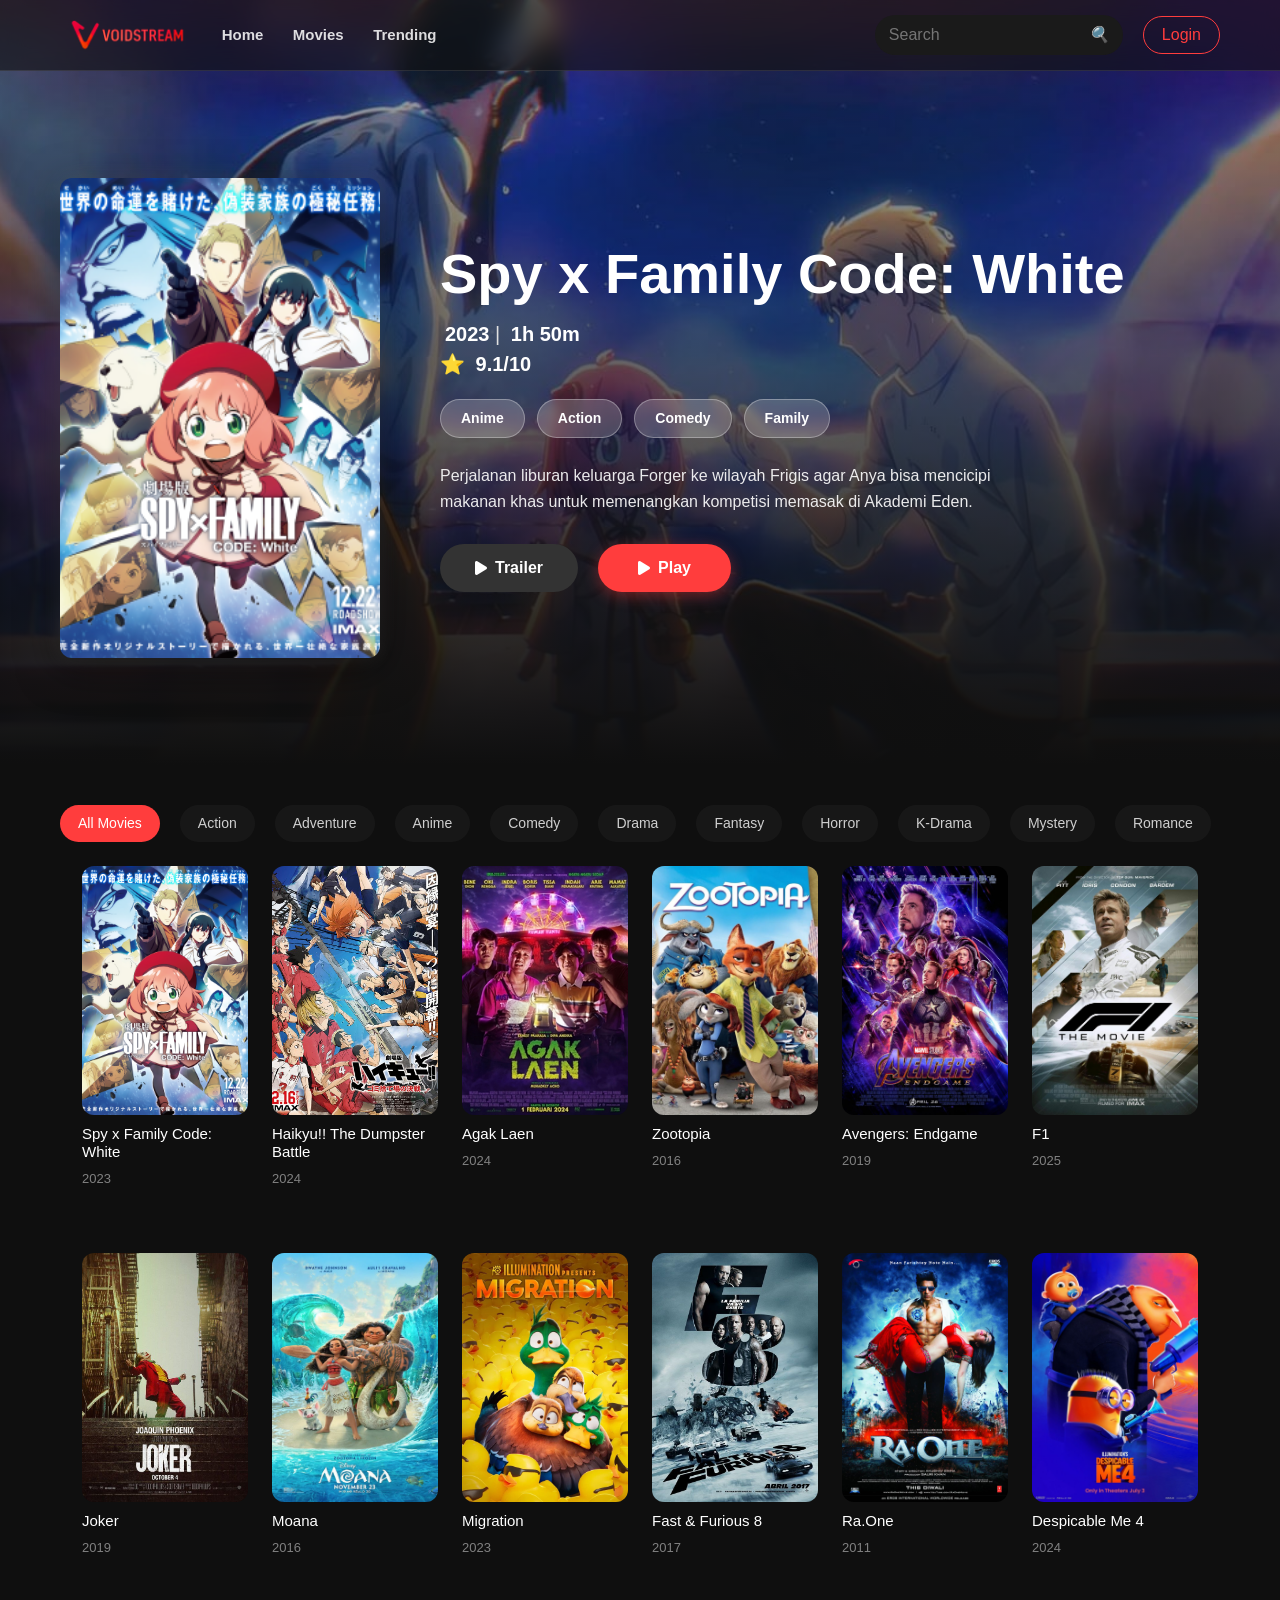
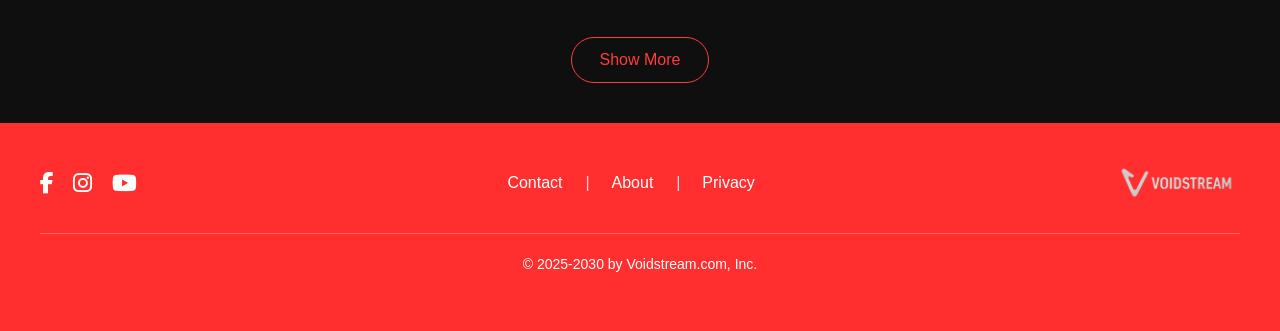
<file: index.html>
<!DOCTYPE html>
<html lang="id">
<head>
    <meta charset="UTF-8">
    <meta name="viewport" content="width=device-width, initial-scale=1.0">
    <title>VoidStream</title>
    <link href="https://cdn.jsdelivr.net/npm/bootstrap@5.3.3/dist/css/bootstrap.min.css" rel="stylesheet">
    <link rel="stylesheet" href="style.css">
    <link rel="stylesheet" href="https://cdnjs.cloudflare.com/ajax/libs/font-awesome/6.5.0/css/all.min.css">
    <script src="script.js" defer></script>
</head>

<body>

    <!-- NAVBAR -->
    <header class="navbar">
        <div class="nav-left">
            <img src="./Asset/Logo/VoidstreamLogo.png" alt="VoidStream" class="logo">
            <nav class="nav-menu">
                <a href="index.html">Home</a>
                <a href="Pages/movies.html">Movies</a>
                <a href="TrendingPage/TrenIndex.html">Trending</a>
            </nav>
        </div>

        <div class="nav-right">
            <div class="search-box">
                <input type="text" placeholder="Search">
                <i class="search-icon">🔍</i>
            </div>
            <a href="./Tampilan_awal/Login.html" class="login-btn">Login</a>
        </div>
    </header>

<!--HERO SECTION-->
   <section class="hero" id="heroSection">
        
        <iframe 
            id="heroVideo" 
            class="hero-bg-video" 
            src="" 
            frameborder="0" 
            allow="autoplay; encrypted-media" 
            allowfullscreen>
        </iframe>

        <div class="hero-content">
            
            <div class="hero-poster">
                <img id="heroPoster" src="./Asset/PosterFilm/Spy_×_Family_Code_White_movie_poster.png" alt="Movie Poster">
            </div>

            <div class="hero-info">
                <h1 id="heroTitle">Spy x Family Code : White</h1>

                <p class="hero-meta">
                    <span id="heroYear">2023</span> | <span id="heroDuration">1h 50m</span> 
                    <br>
                    ⭐ <span id="heroRating">9.1/10</span>
                </p>

                <div class="genres" id="heroGenres">
                    <span>Anime</span>
                    <span>Action</span>
                    <span>Comedy</span>
                </div>

                <p class="hero-desc" id="heroDesc">
                    Setelah menerima perintah untuk digantikan dalam Operasi Strix,
                    Loid memutuskan untuk membantu Anya memenangkan kompetisi memasak...
                </p>

                <div class="hero-buttons">
                    <button id="btnTrailer" class="btn-outline">
                        <i class="fa fa-play"></i> Trailer
                    </button>
                    
                    <button id="btnPlay" class="btn-primary">
                        <i class="fa fa-play"></i> Play
                    </button>
                </div>
            </div>

        </div>
    </section>


    <!-- CATEGORY BAR -->
    <div class="category-bar">
        <span class="active">All Movies</span>
        <span>Action</span>
        <span>Adventure</span>
        <span>Anime</span>
        <span>Comedy</span>
        <span>Drama</span>
        <span>Fantasy</span>
        <span>Horror</span>
        <span>K-Drama</span>
        <span>Mystery</span>
        <span>Romance</span>
        <span>Slice of Life</span>
        <span>Sci-Fi</span>
        <span>Sport</span>
        <span>Thriller</span>
    </div>


    <!-- MOVIE GRID -->
    <section class="container mt-4"> 
        
        <div id="movieContainer" class="row g-4"> 
            </div>
        </section>

    <!-- SHOW MORE -->
    <div class="show-more">
    <button id="showMoreBtn">Show More</button> </div>


    <!-- FOOTER -->
  <footer class="footer">
        <div class="footer-container">

            <div class="footer-top">
                
                <div class="footer-social">
                    <a href="https://www.facebook.com/share/1HQ65jabMZ/"><i class="fab fa-facebook-f"></i></a>
                    <a href="https://www.instagram.com/rakhafauh?igsh=cW5pazk0M3NneXd0"><i class="fab fa-instagram"></i></a>
                    <a href="https://youtube.com/@delz_iz28?si=EopOclQbqb6E7bQf"><i class="fab fa-youtube"></i></a>
                </div>

                <ul class="footer-menu">
                    <li><a href="./Footer/contact.html">Contact</a></li>
                    <li><a href="./Footer/about.html">About</a></li>
                    <li><a href="./Footer/privacy.html">Privacy</a></li>
                </ul>

                <div class="footer-logo">
                    <img src="./Asset/Logo/VoidStreamLogo-White.png" alt="VoidStream">
                    </div>
            </div>

            <p class="footer-copy">© 2025-2030 by Voidstream.com, Inc.</p>

        </div>
    </footer>

    <div id="moviePlayerOverlay" class="movie-overlay">
        <button class="close-btn" id="closeBtn">
            <i class="fa fa-times"></i> Close Movie
        </button>
        <div class="video-container">
            <iframe 
                id="movieFrame"
                src="" 
                frameborder="0" 
                allow="autoplay; encrypted-media" 
                allowfullscreen>
            </iframe>
        </div>
    </div>

</body>
</html>
</file>
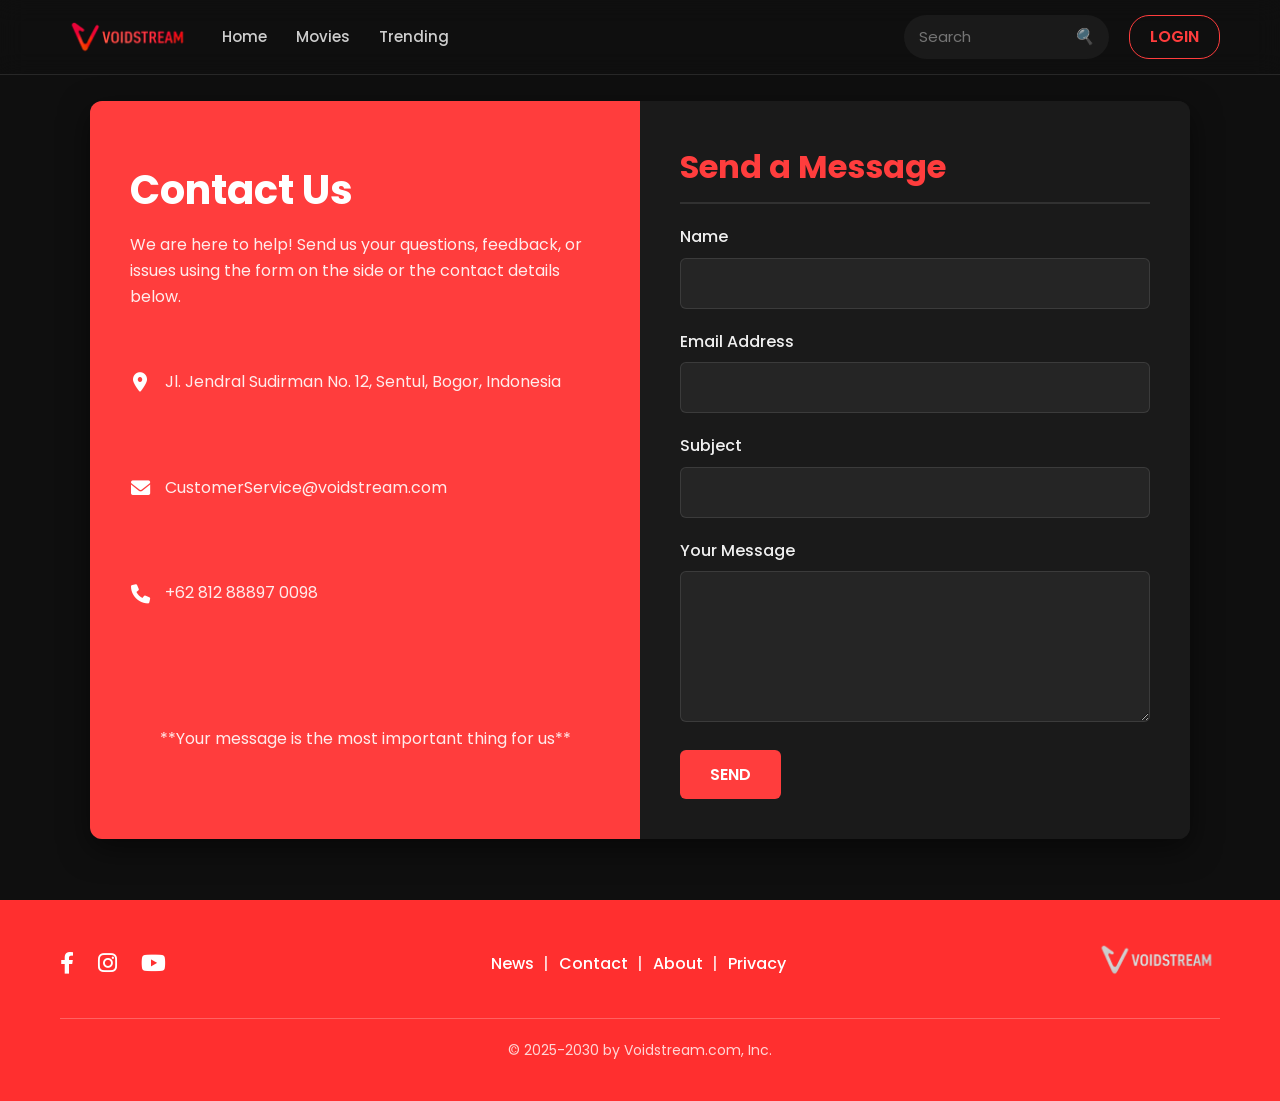
<file: Footer/contact.html>
<!DOCTYPE html>
<html lang="en">
<head>
    <meta charset="UTF-8">
    <meta name="viewport" content="width=device-width, initial-scale=1.0">
    <title>Contact Us - VoidStream</title>
    <link rel="stylesheet" href="contactStyle.css"> 
    <link rel="stylesheet" href="https://cdnjs.cloudflare.com/ajax/libs/font-awesome/6.0.0-beta3/css/all.min.css">
    <link href="https://fonts.googleapis.com/css2?family=Poppins:wght@400;500;600;700&display=swap" rel="stylesheet">
</head>
<body>

    <header class="navbar">
        <div class="nav-left">
            <img src="../Asset/Logo/VoidstreamLogo.png" alt="VoidStream" class="logo">
            <nav class="nav-menu">
                <a href="../index.html">Home</a>
                <a href="../Pages/movies.html">Movies</a>
                <a href="../TrendingPage/TrenIndex.html">Trending</a>
            </nav>
        </div>
        
        <div class="nav-right">
            <div class="search-box">
                <input type="text" placeholder="Search">
                <i class="search-icon">🔍</i>
            </div>
            <a href="../Tampilan_awal/Login.html" class="login-btn">Login</a>
        </div>
    </header>

    <main class="contact-page">
        
        <div class="contact-container">
            
            <div class="contact-info">
                <h1>Contact Us</h1>
                <p>We are here to help! Send us your questions, feedback, or issues using the form on the side or the contact details below.</p>
                
                <div class="info-item">
                    <i class="fas fa-map-marker-alt"></i>
                    <p>Jl. Jendral Sudirman No. 12, Sentul, Bogor, Indonesia</p>
                </div>
                
                <div class="info-item">
                    <i class="fas fa-envelope"></i>
                    <p>CustomerService@voidstream.com</p>
                </div>
                
                <div class="info-item">
                    <i class="fas fa-phone"></i>
                    <p>+62 812 88897 0098</p>
                </div>

                <div class="tagline">
                    <p>**Your message is the most important thing for us**</p>

                </div>

            
            </div>

            <form class="contact-form">
                <h2>Send a Message</h2>
                <div class="form-group">
                    <label for="nama">Name</label>
                    <input type="text" id="nama" name="nama" required>
                </div>
                
                <div class="form-group">
                    <label for="email">Email Address</label>
                    <input type="email" id="email" name="email" required>
                </div>
                
                <div class="form-group">
                    <label for="subjek">Subject</label>
                    <input type="text" id="subjek" name="subjek" required>
                </div>
                
                <div class="form-group">
                    <label for="pesan">Your Message</label>
                    <textarea id="pesan" name="pesan" rows="5" required></textarea>
                </div>
                
                <button type="submit" class="submit-btn">Send</button>
            </form>
        </div>
    </main>

    <footer class="footer">
        <div class="footer-container">
            <div class="footer-top">
                <div class="footer-social">
                    <a href="https://www.facebook.com/share/1HQ65jabMZ/"><i class="fab fa-facebook-f"></i></a>
                    <a href="https://www.instagram.com/rakhafauh?igsh=cW5pazk0M3NneXd0"><i class="fab fa-instagram"></i></a>
                    <a href="https://youtube.com/@delz_iz28?si=EopOclQbqb6E7bQf"><i class="fab fa-youtube"></i></a>
                </div>
                <ul class="footer-menu">
                    <li><a href="#">News</a></li>
                    <li><a href="contact.html">Contact</a></li>
                    <li><a href="../Footer/about.html">About</a></li>
                    <li><a href="../Footer/contact.html">Privacy</a></li>
                </ul>
                <div class="footer-logo">
                    <img src="../Asset/Logo/VoidStreamLogo-White.png" alt="VoidStream">
                </div>
            </div>
            <p class="footer-copy">© 2025-2030 by Voidstream.com, Inc.</p>
        </div>
    </footer>

</body>
</html>
</file>
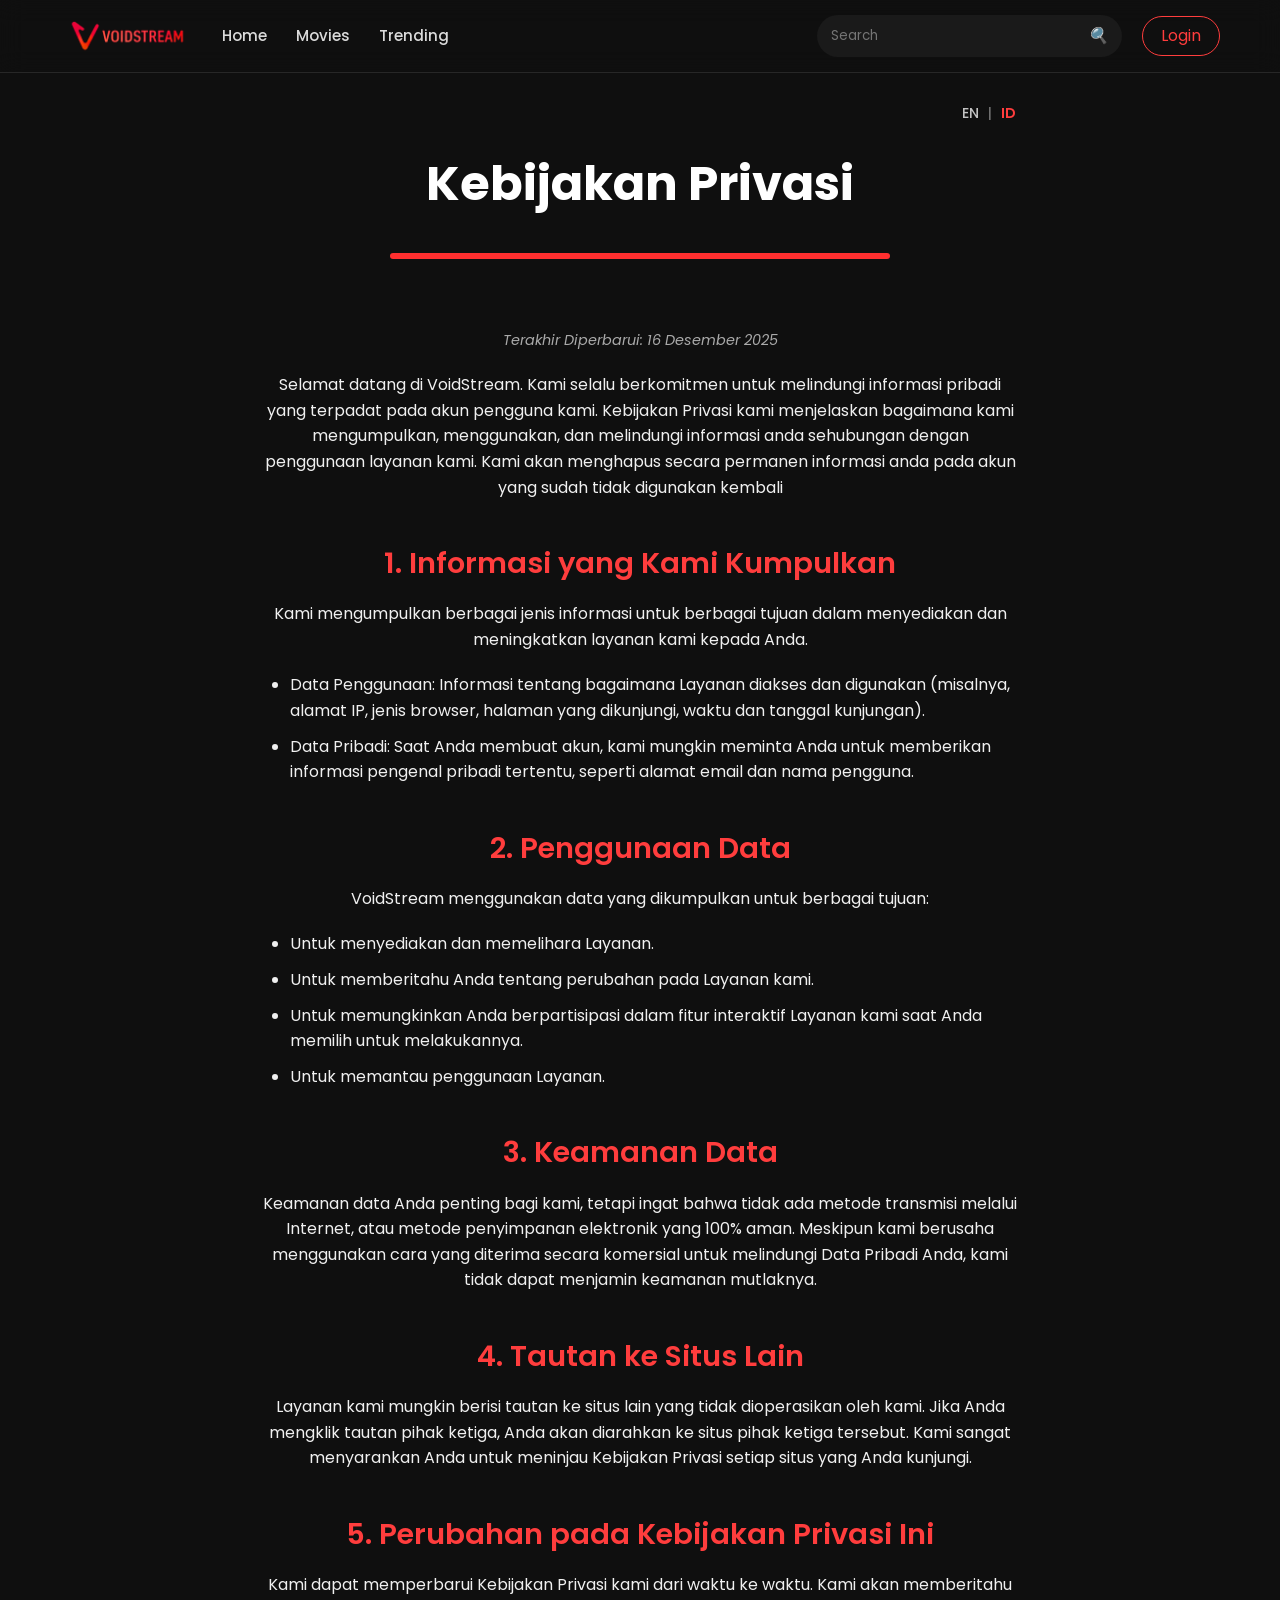
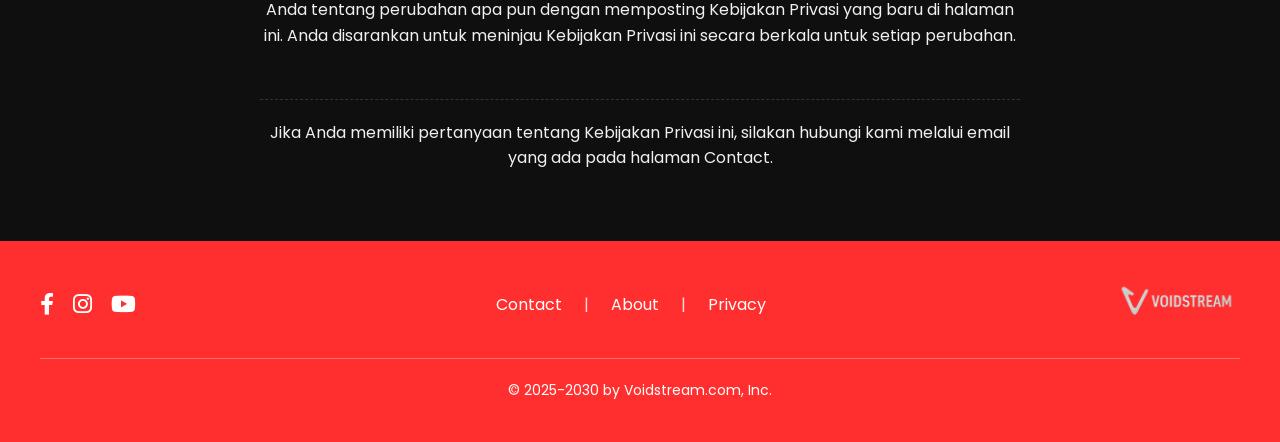
<file: Footer/privacy.html>
<!DOCTYPE html>
<html lang="id">
<head>
    <meta charset="UTF-8">
    <meta name="viewport" content="width=device-width, initial-scale=1.0">
    <title>VoidStream - Privacy</title>
    <link rel="stylesheet" href="privacyStyle.css"> 
    <link rel="stylesheet" href="https://cdnjs.cloudflare.com/ajax/libs/font-awesome/6.0.0-beta3/css/all.min.css">
    <link href="https://fonts.googleapis.com/css2?family=Poppins:wght@400;500;600;700&display=swap" rel="stylesheet">
</head>
<body>

    <header class="navbar">
        <div class="nav-left">
            <img src="../Asset/Logo/VoidstreamLogo.png" alt="VoidStream" class="logo">
            <nav class="nav-menu">
                <a href="../index.html">Home</a>
                <a href="../Pages/movies.html">Movies</a>
                <a href="../TrendingPage/TrenIndex.html">Trending</a>
            </nav>
        </div>
        
        <div class="nav-right">
            <div class="search-box">
                <input type="text" placeholder="Search">
                <i class="search-icon">🔍</i>
            </div>
            <a href="#" class="login-btn">Login</a>
        </div>
    </header>

    <main class="privacy-content" id="main-content">
        
        <div class="lang-switcher-container">
            <div class="lang-switcher">
                <a href="?lang=en" class="lang-option">EN</a>
                <span>|</span>
                <a href="?lang=id" class="lang-option active">ID</a>
            </div>
        </div>
        
        <header class="privacy-title-header">
            <h1 data-lang="id">Kebijakan Privasi</h1>
            <h1 data-lang="en" style="display: none;">Privacy Policy</h1>
            <div class="accent-divider"></div>
        </header>

        <section>
            <p class="last-updated">
                <span data-lang="id">Terakhir Diperbarui: 16 Desember 2025</span>
                <span data-lang="en" style="display: none;">Last Updated: December 16, 2025</span>
            </p>

            <p data-lang="id">Selamat datang di VoidStream. Kami selalu berkomitmen untuk melindungi informasi pribadi yang terpadat pada 
                              akun pengguna kami. Kebijakan Privasi kami menjelaskan bagaimana kami mengumpulkan, menggunakan, dan melindungi 
                              informasi anda sehubungan dengan penggunaan layanan kami. Kami akan menghapus secara permanen informasi anda pada 
                              akun yang sudah tidak digunakan kembali</p>
            <p data-lang="en" style="display: none;">Welcome to VoidStream. We are always committed to protecting the personal information contained 
                                                     in our users' accounts. Our Privacy Policy explains how we collect, use, and protect your information 
                                                     in connection with your use of our services. We will permanently delete your information from accounts 
                                                     that are no longer in use.</p>
        </section>

        <section>
            <h2 data-lang="id">1. Informasi yang Kami Kumpulkan</h2>
            <h2 data-lang="en" style="display: none;">1. Information We Collect</h2>
            
            <p data-lang="id">Kami mengumpulkan berbagai jenis informasi untuk berbagai tujuan dalam menyediakan dan meningkatkan layanan kami kepada Anda.</p>
            <p data-lang="en" style="display: none;">We collect various types of information for various purposes in providing and improving our services to you.</p>
            <div class = "poin-text">
                <ul data-lang="id">
                    <li>Data Penggunaan: Informasi tentang bagaimana Layanan diakses dan digunakan (misalnya, alamat IP, jenis browser, halaman yang dikunjungi, waktu dan tanggal kunjungan).</li>
                    <li>Data Pribadi: Saat Anda membuat akun, kami mungkin meminta Anda untuk memberikan informasi pengenal pribadi tertentu, seperti alamat email dan nama pengguna.</li>
                </ul>
                <ul data-lang="en" style="display: none;">
                    <li>Usage Data: Information about how the Service is accessed and used (e.g., IP address, browser type, pages visited, time and date of visit).</li>
                    <li>**Personal Data: When creating an account, we may ask you to provide certain personally identifiable information, such as email address and username.</li>
                </ul>
            </div>
        </section>

        <section>
            <h2 data-lang="id">2. Penggunaan Data</h2>
            <h2 data-lang="en" style="display: none;">2. Use of Data</h2>
            
            <p data-lang="id">VoidStream menggunakan data yang dikumpulkan untuk berbagai tujuan:</p>
            <p data-lang="en" style="display: none;">VoidStream uses the collected data for various purposes:</p>

            <div class="poin-text">
                <ul data-lang="id">
                    <li>Untuk menyediakan dan memelihara Layanan.</li>
                    <li>Untuk memberitahu Anda tentang perubahan pada Layanan kami.</li>
                    <li>Untuk memungkinkan Anda berpartisipasi dalam fitur interaktif Layanan kami saat Anda memilih untuk melakukannya.</li>
                    <li>Untuk memantau penggunaan Layanan.</li>
                </ul>
                <ul data-lang="en" style="display: none;">
                    <li>To provide and maintain the Service.</li>
                    <li>To notify you about changes to our Service.</li>
                    <li>To allow you to participate in interactive features of our Service when you choose to do so.</li>
                    <li>To monitor the use of the Service.</li>
                </ul>
            </div>
        </section>

        <section>
            <h2 data-lang="id">3. Keamanan Data</h2>
            <h2 data-lang="en" style="display: none;">3. Data Security</h2>
            
            <p data-lang="id">Keamanan data Anda penting bagi kami, tetapi ingat bahwa tidak ada metode transmisi melalui Internet, atau metode penyimpanan elektronik yang 100% aman. Meskipun kami berusaha menggunakan cara yang diterima secara komersial untuk melindungi Data Pribadi Anda, kami tidak dapat menjamin keamanan mutlaknya.</p>
            <p data-lang="en" style="display: none;">The security of your data is important to us, but remember that no method of transmission over the Internet, or method of electronic storage, is 100% secure. While we strive to use commercially acceptable means to protect your Personal Data, we cannot guarantee its absolute security.</p>
        </section>

        <section>
            <h2 data-lang="id">4. Tautan ke Situs Lain</h2>
            <h2 data-lang="en" style="display: none;">4. Links to Other Sites</h2>
            
            <p data-lang="id">Layanan kami mungkin berisi tautan ke situs lain yang tidak dioperasikan oleh kami. Jika Anda mengklik tautan pihak ketiga, Anda akan diarahkan ke situs pihak ketiga tersebut. Kami sangat menyarankan Anda untuk meninjau Kebijakan Privasi setiap situs yang Anda kunjungi.</p>
            <p data-lang="en" style="display: none;">Our Service may contain links to other sites that are not operated by us. If you click on a third-party link, you will be directed to that third party's site. We strongly advise you to review the Privacy Policy of every site you visit.</p>
        </section>

        <section>
            <h2 data-lang="id">5. Perubahan pada Kebijakan Privasi Ini</h2>
            <h2 data-lang="en" style="display: none;">5. Changes to This Privacy Policy</h2>
            
            <p data-lang="id">Kami dapat memperbarui Kebijakan Privasi kami dari waktu ke waktu. Kami akan memberitahu Anda tentang perubahan apa pun dengan memposting Kebijakan Privasi yang baru di halaman ini. Anda disarankan untuk meninjau Kebijakan Privasi ini secara berkala untuk setiap perubahan.</p>
            <p data-lang="en" style="display: none;">We may update our Privacy Policy from time to time. We will notify you of any changes by posting the new Privacy Policy on this page. You are advised to review this Privacy Policy periodically for any changes.</p>
        </section>

        <p class="contact" data-lang="id">Jika Anda memiliki pertanyaan tentang Kebijakan Privasi ini, silakan hubungi kami melalui email yang ada pada halaman Contact.</p>
        <p class="contact" data-lang="en" style="display: none;">If you have any questions about this Privacy Policy, please contact us by email which is on the Contact page.</p>
    </main>

    <footer class="footer">
        <div class="footer-container">
            <div class="footer-top">
                <div class="footer-social">
                    <a href="https://www.facebook.com/share/1HQ65jabMZ/"><i class="fab fa-facebook-f"></i></a>
                    <a href="https://www.instagram.com/rakhafauh?igsh=cW5pazk0M3NneXd0"><i class="fab fa-instagram"></i></a>
                    <a href="https://youtube.com/@delz_iz28?si=EopOclQbqb6E7bQf"><i class="fab fa-youtube"></i></a>
                </div>
                <ul class="footer-menu">
                    <li><a href="../Footer/contact.html">Contact</a></li>
                    <li><a href="../Footer/about.html">About</a></li>
                    <li><a href="privacy.html">Privacy</a></li>
                </ul>
                <div class="footer-logo">
                    <img src="../Asset/Logo/VoidStreamLogo-White.png" alt="VoidStream">
                </div>
            </div>
            <p class="footer-copy">© 2025-2030 by Voidstream.com, Inc.</p>
        </div>
    </footer>

    <script src="privacyScript.js"></script>
    
</body>
</html>
</file>
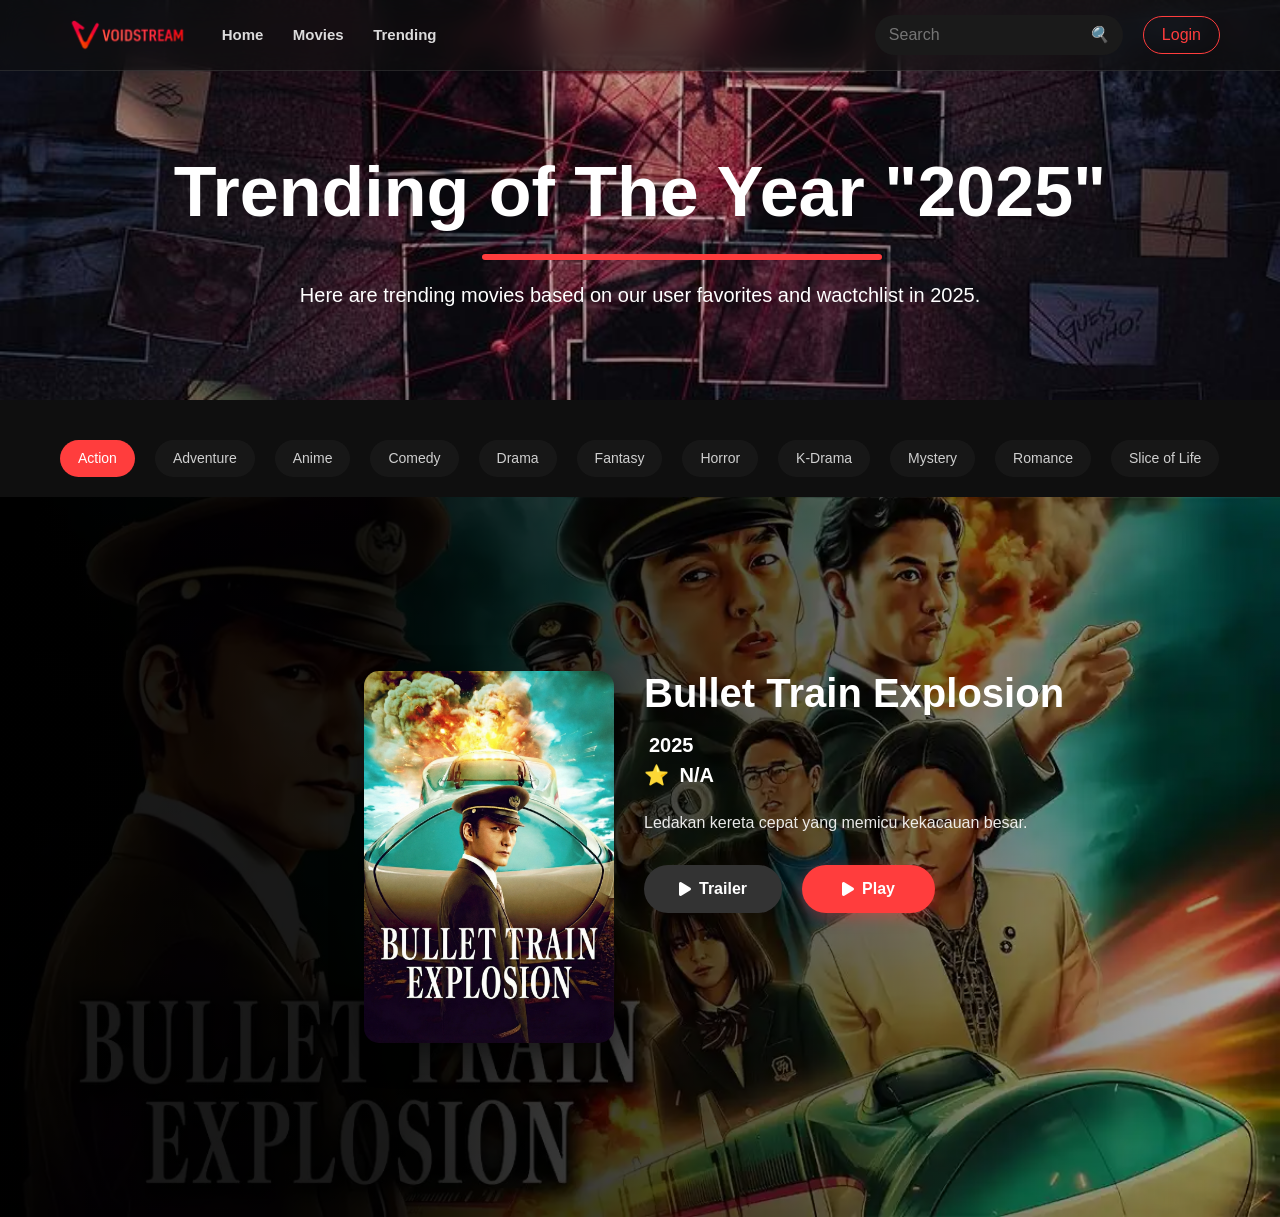
<file: TrendingPage/TrenIndex.html>
<!DOCTYPE html>
<html lang="id">
<head>
    <meta charset="UTF-8">
    <meta name="viewport" content="width=device-width, initial-scale=1.0">
    <title>VoidStream</title>
    <link href="https://cdn.jsdelivr.net/npm/bootstrap@5.3.3/dist/css/bootstrap.min.css" rel="stylesheet">
    <link rel="stylesheet" href="TrenStyle.css">
    <link rel="stylesheet" href="https://cdnjs.cloudflare.com/ajax/libs/font-awesome/6.5.0/css/all.min.css">
    
    <script src="TrenScript.js" defer></script>
</head>

<body>

    <header class="navbar">
        <div class="nav-left">
            <img src="../Asset/Logo/VoidstreamLogo.png" alt="VoidStream" class="logo">
            <nav class="nav-menu">
                <a href="../index.html">Home</a>
                <a href="../Pages/movies.html">Movies</a>
                <a href="TrenIndex.html">Trending</a>
            </nav>
        </div>

        <div class="nav-right">
            <div class="search-box">
                <input type="text" placeholder="Search">
                <i class="search-icon">🔍</i>
            </div>
            <a href="#" class="login-btn">Login</a>
        </div>
    </header>

    <article>
        <div class="container-fluid">
            <h2 class="text-center">Trending of The Year "2025"</h2>
            <div class ="accent-divider"></div>
            <div class = "subjudul text-center">
                Here are trending movies based on our user favorites and wactchlist in 2025.
            </div>
        </div>
    </article>

    <div class="category-bar">
        <span class="active">Action</span>
        <span>Adventure</span>
        <span>Anime</span>
        <span>Comedy</span>
        <span>Drama</span>
        <span>Fantasy</span>
        <span>Horror</span>
        <span>K-Drama</span>
        <span>Mystery</span>
        <span>Romance</span>
        <span>Slice of Life</span>
        <span>Sci-Fi</span>
        <span>Sport</span>
        <span>Thriller</span>
    </div>

    <section class="hero" id="heroSection">
        
        <iframe 
            id="heroVideo" 
            class="hero-bg-video" 
            src="" 
            frameborder="0" 
            allow="autoplay; encrypted-media" 
            allowfullscreen>
        </iframe>

        <div class="hero-content">
            
            <div class="hero-poster">
                <img id="heroPoster"alt="Movie Poster">
            </div>

            <div class="hero-info">
                <h1 id="heroTitle"></h1>

                <p class="hero-meta">
                    <span id="heroYear"></span>  
                    <br>
                    ⭐ <span id="heroRating"></span>
                </p>

                <p class="hero-desc" id="heroDesc"></p></p>

                <div class="hero-buttons">
                    <button id="btnTrailer" class="btn-outline">
                        <i class="fa fa-play"></i> Trailer
                    </button>
                    
                    <button id="btnPlay" class="btn-primary">
                        <i class="fa fa-play"></i> Play
                    </button>
                </div>
            </div>

        </div>
    </section>
</file>
<file: style.css>
* {
    margin: 0;
    padding: 0;
    box-sizing: border-box;
    font-family: "Poppins", sans-serif;
}

body {
    background: #0f0f0f;
    color: white;
    overflow-x: hidden;
}

a {
    text-decoration: none;
    color: inherit;
}

/* NAVBAR */
.navbar {
    position: fixed;
    top: 0;
    width: 100%;
    padding: 15px 60px;
    display: flex;
    justify-content: space-between;
    align-items: center;
    z-index: 1000;
    background: rgba(15,15,15,0.6);
    backdrop-filter: blur(12px);
    border-bottom: 1px solid rgba(255,255,255,0.1);
}

.logo { height: 40px; }
.nav-left { display: flex; align-items: center; gap: 30px; }
.nav-menu a { margin-right: 25px; font-size: 15px; font-weight: 600; opacity: 0.85; }
.nav-menu a:hover { color: #ff3d3d; }
.nav-right { display: flex; align-items: center; gap: 20px; }

.search-box {
    display: flex; align-items: center; background: #1a1a1a; padding: 8px 14px; border-radius: 30px;
}
.search-box input { background: none; outline: none; border: none; color: white; }

.login-btn {
    padding: 6px 18px; border-radius: 20px; border: 1px solid #ff3d3d; color: #ff3d3d; transition: 0.3s;
}
.login-btn:hover { background: #ff3d3d; color: white; }

/* HERO SECTION */
.hero {
    position: relative;
    width: 100%;
    min-height: 85vh; /* Style kamu tetap 85vh */
    padding: 150px 60px 80px;
    display: flex;
    align-items: center;
    justify-content: center;
    z-index: 1;
    overflow: hidden; /* Penting agar zoom video tidak bocor */
    /* Default Background */
    background: url("./Asset/BackgroundFilm/SpyxFamilyBackground.jpeg") center/cover no-repeat;
    transition: background 0.5s ease-in-out;
}

/* ============================================================
   INI BAGIAN YANG SAYA PERBAIKI AGAR FULL SCREEN (NO BLACK BAR)
   ============================================================ */
.hero-bg-video {
    position: absolute;
    top: 50%;
    left: 50%;
    transform: translate(-50%, -50%); /* Menengahkan video */
    
    /* Rumus Matematika Paksa Rasio */
    width: 100vw; 
    height: 56.25vw; /* 16:9 rasio dari lebar */
    
    /* Pastikan minimal setinggi & selebar layar agar tidak ada celah */
    min-height: 100vh;
    min-width: 177.77vh; /* 16:9 rasio dari tinggi */
    
    z-index: -1;
    opacity: 0;
    transition: opacity 1s ease;
    pointer-events: none;
}
/* ============================================================ */

/* Class ini akan ditambahkan oleh JS saat tombol trailer diklik */
.video-active {
    opacity: 1 !important;
    z-index: 0; /* Pindah ke layer 0 agar di atas background img, tapi di bawah gradient */
    pointer-events: none; /* Tetap none agar tidak menghalangi klik tombol */
}

/* Overlay Gradient */
.hero::before {
    content: "";
    position: absolute;
    top: 0;
    left: 0;
    width: 100%;
    height: 100%;
    background: linear-gradient(to bottom, rgba(15,15,15,0.3) 0%, #0f0f0f 100%);
    z-index: 1;
}

.hero-content {
    position: relative;
    z-index: 2;
    display: flex;
    gap: 60px;
    align-items: center;
    max-width: 1200px;
    width: 100%;
}

.hero-poster img {
    width: 320px; height: 480px; object-fit: cover; border-radius: 12px;
    box-shadow: 0 10px 40px rgba(0,0,0,0.5), 0 0 20px rgba(255, 255, 255, 0.1);
}

.hero-info { color: white; }
.hero-info h1 { font-size: 56px; font-weight: 700; margin-bottom: 15px; line-height: 1.1; }

.hero-meta { font-size: 20px; margin-bottom: 20px; font-weight: 500; color: #e0e0e0; }
.hero-meta span { color: #ffff; font-size: 20px; font-weight: bold; margin-left: 5px; }

.genres { display: flex; gap: 12px; margin-bottom: 25px; }
.genres span {
    padding: 8px 20px; background: rgba(255, 255, 255, 0.2); backdrop-filter: blur(5px);
    border: 1px solid rgba(255, 255, 255, 0.3); border-radius: 30px; font-size: 14px; font-weight: 600; color: white;
}

.hero-desc {
    margin-bottom: 30px; max-width: 600px; font-size: 16px; line-height: 1.6; color: rgba(255, 255, 255, 0.9);
}

.hero-buttons { display: flex; gap: 20px; }

.btn-outline {
    padding: 12px 35px; border-radius: 30px; font-size: 16px; font-weight: 600; cursor: pointer;
    border: none; background: #333333; color: white; display: flex; align-items: center; gap: 8px; transition: 0.3s;
}
.btn-primary {
    padding: 12px 40px; border-radius: 30px; font-size: 16px; font-weight: 600; cursor: pointer;
    border: none; background: #ff3d3d; color: white; box-shadow: 0 4px 15px rgba(255, 61, 61, 0.4);
    display: flex; align-items: center; gap: 8px; transition: 0.3s;
}
.btn-outline:hover { background: rgba(100, 100, 100, 0.8); }
.btn-primary:hover { background: #e62e2e; transform: scale(1.05); }

/* CATEGORY BAR */
.category-bar { margin: 40px 60px 20px; display: flex; gap: 20px; overflow-x: auto; }
.category-bar span {
    padding: 8px 18px; background: #1a1a1a; border-radius: 25px; font-size: 14px; white-space: nowrap; opacity: 0.8; cursor: pointer;
}
.category-bar span.active, .category-bar span:hover { background: #ff3d3d; opacity: 1; }

/* MOVIE CARD */
.movie-card { cursor: pointer; transition: 0.3s; }
.movie-card:hover img { transform: scale(1.06); box-shadow: 0 0 20px rgba(255,0,0,0.3); }
.movie-card h3 { margin-top: 8px; font-size: 15px; }
.movie-card p { opacity: 0.6; font-size: 13px; }

/* SHOW MORE */
.show-more { display: flex; justify-content: center; margin: 40px 0; }
.show-more button {
    padding: 10px 28px; background: transparent; border: 1.5px solid #ff3d3d; border-radius: 25px; color: #ff3d3d; cursor: pointer; transition: 0.3s;
}
.show-more button:hover { background: #ff3d3d; color: white; }

/* FOOTER */
.footer { background: #ff2f2f; padding: 40px 20px; color: white; text-align: center; }
.footer-container { max-width: 1200px; margin: auto; }
.footer-top { display: flex; justify-content: space-between; align-items: center; flex-wrap: wrap; gap: 20px; margin-bottom: 30px; }
.footer-social a { color: white; font-size: 22px; margin-right: 15px; transition: 0.3s; }
.footer-social a:hover { opacity: 0.7; }
.footer-menu { list-style: none; padding: 0; margin: 0; display: flex; gap: 25px; font-size: 16px; }
.footer-menu li { position: relative; padding: 0 12px; }
.footer-menu li:not(:last-child)::after { content: "|"; position: absolute; right: -15px; top: 0; color: white; opacity: 0.8; }
.footer-menu li a { text-decoration: none; color: white; transition: 0.3s; }
.footer-logo { text-align: right; }
.footer-logo img { height: 40px; }
.footer-copy { font-size: 14px; border-top: 1px solid rgba(255,255,255,0.3); padding-top: 20px; }

/* RESPONSIVE */
@media (max-width: 768px) {
    .navbar { padding: 15px 20px; }
    .nav-menu { display: none; }
    .hero { padding: 100px 20px 50px; flex-direction: column; }
    .hero-content { flex-direction: column; text-align: center; gap: 30px; }
    .hero-buttons { justify-content: center; }
    .footer-top { flex-direction: column; text-align: center; }
    .footer-logo { text-align: center; }
}

/* ------------------------------
   MOVIE PLAYER OVERLAY (Cinema Mode)
------------------------------ */
.movie-overlay {
    position: fixed;
    top: 0;
    left: 0;
    width: 100%;
    height: 100%;
    background: #000;
    z-index: 9999;
    display: none;
    flex-direction: column;
    justify-content: center;
    align-items: center;
}

/* Saat aktif, ubah display jadi flex */
.movie-overlay.active {
    display: flex;
}

/* Wadah Video agar Responsif */
.video-container {
    width: 90%;
    max-width: 1200px;
    aspect-ratio: 16 / 9; /* Rasio Youtube */
    background: #000;
    box-shadow: 0 0 50px rgba(255, 61, 61, 0.2); 
}

.video-container iframe {
    width: 100%;
    height: 100%;
}

/* Tombol Close */
.close-btn {
    position: absolute;
    top: 30px;
    right: 40px;
    background: transparent;
    border: 2px solid #ff3d3d;
    color: white;
    padding: 10px 25px;
    border-radius: 30px;
    font-size: 16px;
    cursor: pointer;
    font-weight: bold;
    transition: 0.3s;
}

.close-btn:hover {
    background: #ff3d3d;
    transform: scale(1.1);
}

/* Responsive Tombol Close di HP */
@media (max-width: 768px) {
    .close-btn {
        top: 20px;
        right: 20px;
        padding: 8px 15px;
        font-size: 14px;
    }
}
</file>
<file: Footer/contactStyle.css>
/*
 * ======================================
 * CSS GLOBAL DAN RESET
 * ======================================
 */
* {
    margin: 0;
    padding: 0;
    box-sizing: border-box;
    font-family: 'Poppins', sans-serif;
}

:root {
    /* Skema Warna */
    --color-dark-bg: #0f0f0f; /* Warna latar belakang utama */
    --color-dark-surface: #1a1a1a; /* Warna permukaan/kotak */
    --color-text-light: #f0f0f0; /* Warna teks utama */
    --color-accent: #ff3d3d; /* Aksen Merah untuk navbar dan tombol */
    --color-footer: #ff2f2f; /* Aksen Merah lebih gelap untuk footer */
    --color-border-subtle: rgba(255, 255, 255, 0.1);
}

body {
    background: var(--color-dark-bg);
    color: var(--color-text-light);
    line-height: 1.6;
    overflow-x: hidden;
}

a {
    text-decoration: none;
    color: inherit;
    transition: color 0.3s, background-color 0.3s, border-color 0.3s;
}

/* Mengatur tata letak halaman utama */
.contact-page {
    padding-top: 100px; /* Jarak dari navbar tetap */
    min-height: 100vh;
    display: flex;
    justify-content: center;
    align-items: center;
    padding: 100px 20px 60px;
}

/*
 * ------------------------------
 * NAVBAR STYLES
 * ------------------------------
 */
.navbar {
    position: fixed;
    top: 0;
    width: 100%;
    padding: 15px 60px;
    display: flex;
    justify-content: space-between;
    align-items: center;
    z-index: 1000;
    /* Efek Kaca (mengikuti CSS asli) */
    background: rgba(15, 15, 15, 0.6);
    backdrop-filter: blur(12px);
    border-bottom: 1px solid var(--color-border-subtle);
}

.logo {
    height: 40px;
}

.nav-left {
    display: flex;
    align-items: center;
    gap: 30px;
}

.nav-menu a {
    margin-right: 25px;
    font-size: 15px;
    font-weight: 500;
    opacity: 0.85;
    color: var(--color-text-light);
    position: relative;
    padding-bottom: 5px; /* Ruang untuk underline */
}

/* Efek underline saat hover */
.nav-menu a::after {
    content: '';
    position: absolute;
    width: 0;
    height: 2px;
    bottom: 0;
    left: 0;
    background-color: var(--color-accent);
    transition: width 0.3s ease-in-out;
}

.nav-menu a:hover {
    color: var(--color-accent);
    opacity: 1;
}

.nav-menu a:hover::after {
    width: 100%;
}

.nav-right {
    display: flex;
    align-items: center;
    gap: 20px;
}

.search-box {
    display: flex;
    align-items: center;
    background: var(--color-dark-surface);
    padding: 8px 14px;
    border-radius: 30px;
    border: 1px solid transparent;
    transition: border-color 0.3s;
}

.search-box:focus-within {
    border-color: var(--color-accent);
}

.search-box input {
    background: none;
    outline: none;
    border: none;
    color: var(--color-text-light);
    font-size: 15px;
    width: 150px;
}

.search-icon {
    margin-left: 5px;
    color: var(--color-text-light);
    opacity: 0.7;
    font-size: 16px;
}

.login-btn {
    padding: 8px 20px;
    border-radius: 20px;
    border: 1px solid var(--color-accent); 
    color: var(--color-accent);
    font-weight: 600;
    text-transform: uppercase;
}

.login-btn:hover {
    background: var(--color-accent);
    color: var(--color-text-light);
    box-shadow: 0 0 10px rgba(255, 61, 61, 0.5);
}

/*
 * ------------------------------
 * MAIN CONTENT (Contact Page Specific)
 * ------------------------------
 */

.contact-container {
    display: flex;
    max-width: 1100px;
    width: 100%;
    margin: auto;
    background: var(--color-dark-surface);
    border-radius: 12px;
    box-shadow: 0 10px 30px rgba(0, 0, 0, 0.5);
    overflow: hidden;
}

.contact-info {
    flex: 1;
    padding: 40px;
    background: var(--color-accent);
    color: white;
    display: flex;
    flex-direction: column;
    justify-content: center;
}

.contact-info h1 {
    font-size: 2.5rem;
    margin-bottom: 10px;
}

.contact-info p {
    font-size: 1rem;
    margin-bottom: 30px;
    opacity: 0.9;
}

.info-item {
    display: flex;
    align-items: center;
    margin-bottom: 20px;
}

.info-item i {
    font-size: 1.2rem;
    margin-right: 15px;
    width: 20px;
    text-align: center;
}

.info-item p {
    margin-top: 30px;
}

.contact-form {
    flex: 1;
    padding: 40px;
    background: var(--color-dark-surface);
}

.contact-form h2 {
    font-size: 2rem;
    color: var(--color-accent);
    margin-bottom: 20px;
    border-bottom: 2px solid var(--color-border-subtle);
    padding-bottom: 10px;
}

.form-group {
    margin-bottom: 20px;
}

.form-group label {
    display: block;
    margin-bottom: 8px;
    font-weight: 500;
    color: var(--color-text-light);
}

.contact-form input[type="text"],
.contact-form input[type="email"],
.contact-form textarea {
    width: 100%;
    padding: 12px;
    border: 1px solid var(--color-border-subtle);
    border-radius: 6px;
    background-color: #252525;
    color: var(--color-text-light);
    font-size: 1rem;
    transition: border-color 0.3s, box-shadow 0.3s;
    resize: vertical;
}

.contact-form input:focus,
.contact-form textarea:focus {
    border-color: var(--color-accent);
    outline: none;
    box-shadow: 0 0 5px rgba(255, 61, 61, 0.4);
}

.tagline{
    text-align: center;
    margin-top: 70px;
}
.submit-btn {
    display: inline-block;
    padding: 12px 30px;
    background-color: var(--color-accent);
    color: white;
    border: none;
    border-radius: 6px;
    font-size: 1rem;
    font-weight: 600;
    cursor: pointer;
    text-transform: uppercase;
    transition: background-color 0.3s, transform 0.1s;
}

.submit-btn:hover {
    background-color: #e03636;
}

.submit-btn:active {
    transform: scale(0.98);
}

/*
 * --------------------------------------
 * FOOTER STYLES (Menggunakan warna aksen merah untuk latar belakang)
 * --------------------------------------
 */
.footer {
    background: var(--color-footer); /* Warna merah dari CSS asli */
    padding: 40px 60px;
    color: white;
}

.footer-container {
    max-width: 1200px;
    margin: auto;
}

.footer-top {
    display: flex;
    justify-content: space-between;
    align-items: center;
    flex-wrap: wrap; 
    gap: 20px;
    margin-bottom: 30px;
}

.footer-social a {
    color: white;
    font-size: 22px;
    margin-right: 20px;
    transition: opacity 0.3s;
}

.footer-social a:hover {
    opacity: 0.8;
}

.footer-menu {
    list-style: none;
    padding: 0;
    margin: 0;
    display: flex;
    gap: 25px;
    font-size: 16px;
    font-weight: 500;
}

.footer-menu li {
    position: relative;
}

.footer-menu li:not(:last-child)::after {
    content: "|";
    position: absolute;
    right: -15px;
    top: 0;
    color: white;
    opacity: 0.8;
}

.footer-menu li a {
    text-decoration: none;
    color: white;
}

.footer-menu li a:hover {
    opacity: 0.8;
}

.footer-logo img {
    height: 40px;
}

.footer-copy {
    font-size: 14px;
    text-align: center;
    border-top: 1px solid rgba(255, 255, 255, 0.3);
    padding-top: 20px;
    opacity: 0.8;
}

/*
 * --------------------------------------
 * RESPONSIVE MOBILE
 * --------------------------------------
 */
@media (max-width: 992px) {
    .navbar {
        padding: 15px 20px;
    }

    .nav-left {
        gap: 15px;
    }

    .nav-menu {
        display: none; /* Sembunyikan menu pada mobile untuk kesederhanaan */
    }

    .search-box input {
        width: 100px;
    }

    .contact-container {
        flex-direction: column;
    }

    .contact-info, .contact-form {
        padding: 30px;
    }

    .footer {
        padding: 30px 20px;
    }

    .footer-top {
        flex-direction: column;
        align-items: center;
    }

    .footer-social {
        order: 2; /* Pindah ke bawah */
        margin-top: 15px;
    }

    .footer-menu {
        order: 1; /* Pindah ke atas */
        margin-bottom: 15px;
        flex-direction: column;
        gap: 10px;
    }
    .footer-menu li {
        padding: 0;
    }
    .footer-menu li:not(:last-child)::after {
        content: none;
    }

    .footer-logo {
        order: 3;
    }
}
</file>
<file: Footer/privacyStyle.css>
/*
 * ======================================
 * CSS GLOBAL DAN RESET
 * ======================================
 */
* {
    margin: 0;
    padding: 0;
    box-sizing: border-box;
    font-family: "Poppins", sans-serif;
}

/* Memastikan BODY MENGGUNAKAN TEMA GELAP */
body {
    background: #0f0f0f !important;
    color: #f0f0f0 !important;
    overflow-x: hidden;
    line-height: 1.6;
}

a {
    text-decoration: none;
    color: inherit;
}

/* ------------------------------
    NAVBAR (SOLUSI AGRESIF)
------------------------------ */
.navbar {
    position: fixed !important;
    top: 0 !important;
    width: 100% !important;
    padding: 15px 60px !important;
    display: flex !important;
    justify-content: space-between !important;
    align-items: center !important;
    z-index: 9999 !important; /* Z-Index Sangat Tinggi */
    background: rgba(15,15,15,0.6) !important;
    backdrop-filter: blur(12px) !important;
    border-bottom: 1px solid rgba(255,255,255,0.1) !important;
}

.logo {
    height: 40px !important;
}

.nav-left {
    display: flex !important;
    align-items: center !important;
    gap: 30px !important;
}

.nav-menu a {
    margin-right: 25px !important;
    font-size: 15px !important;
    font-weight: 500 !important;
    opacity: 0.85 !important;
    color: white !important;
    text-decoration: none !important;
}

.nav-menu a:hover {
    color: #ff3d3d !important;
}

.nav-right {
    display: flex !important;
    align-items: center !important;
    gap: 20px !important;
}

.search-box {
    display: flex !important;
    align-items: center !important;
    background: #1a1a1a !important;
    padding: 8px 14px !important;
    border-radius: 30px !important;
}

.search-box input {
    background: none !important;
    outline: none !important;
    border: none !important;
    color: white !important;
}

.login-btn {
    padding: 6px 18px !important;
    border-radius: 20px !important;
    border: 1px solid #ff3d3d !important;
    color: #ff3d3d !important;
    transition: 0.3s !important;
    text-decoration: none !important;
}

.login-btn:hover {
    background: #ff3d3d !important;
    color: white !important;
}
/*
 * ======================================
 * PRIVACY PAGE CONTENT
 * ======================================
 */

/* Konten Utama (Main Container) */
.privacy-content {
    padding-top: 80px; /* Jarak dari bawah navbar fixed */
    max-width: 800px; 
    margin: 0 auto; 
    padding-bottom: 50px;
    padding-left: 20px;
    padding-right: 20px;
}

.accent-divider {
    border: none; 
    height: 0; 
    border-top: 6px solid #ff2f2f; 
    width: 500px; 
    margin: 30px auto;
    border-radius: 8px;
    align-items: center;
}

/* Language Switcher di luar Navbar */
.lang-switcher-container {
    max-width: 800px;
    width: 100%;
    margin: 0 auto;
    padding-top: 20px;
    padding-bottom: 20px;
    text-align: right; 
}

.lang-switcher {
    display: inline-flex;
    align-items: center;
    gap: 5px; 
    font-size: 14px;
    font-weight: 500;
}

.lang-switcher .lang-option {
    color: #f0f0f0; 
    opacity: 0.8; 
    text-decoration: none;
    transition: opacity 0.3s;
    padding: 2px 4px;
}

.lang-switcher .lang-option:hover {
    opacity: 1;
}

.lang-switcher .lang-option.active {
    opacity: 1;
    color: #ff3d3d; 
    font-weight: 600;
}

.lang-switcher span {
    color: rgba(255, 255, 255, 0.4); 
}


/* Judul Utama */
.privacy-title-header {
    padding: 0 0 40px;
    text-align: center;
}

.privacy-title-header h1 {
    font-size: 3em;
    font-weight: 700;
    color: white;
    margin: 0;
}

/* Sub-section */
.privacy-content h2 {
    color: #ff3d3d; 
    font-size: 1.8em;
    font-weight: 600;
    margin-top: 40px;
    margin-bottom: 15px;
}

.privacy-content p {
    margin-bottom: 20px;
}

.privacy-content ul {
    margin-bottom: 25px;
    padding-left: 30px;
}

.privacy-content li {
    margin-bottom: 10px;
}

.last-updated {
    font-style: italic;
    color: #aaaaaa;
    margin-bottom: 30px;
    font-size: 0.9em;
    text-align: center;
}

.poin-text{
    text-align: left;
}

.contact {
    margin-top: 50px;
    border-top: 1px dashed #333333;
    padding-top: 20px;
    text-align: center;
}

section {
    text-align: center;
}

/*
 * ======================================
 * FOOTER
 * ======================================
 */
.footer {
    background: #ff2f2f;
    padding: 40px 20px;
    color: white;
    text-align: center;
}

.footer-container {
    max-width: 1200px;
    margin: auto;
}

.footer-top {
    display: flex;
    justify-content: space-between;
    align-items: center;
    flex-wrap: wrap;  
    gap: 20px;
    margin-bottom: 30px;
}

.footer-social a {
    color: white;
    font-size: 22px;
    margin-right: 15px;
    transition: 0.3s;
}

.footer-social a:hover {
    opacity: 0.7;
}

.footer-menu {
    list-style: none;
    padding: 0;
    margin: 0; 
    display: flex;
    gap: 25px;
    font-size: 16px;
}

.footer-menu li {
    position: relative;
    padding: 0 12px;
}

.footer-menu li:not(:last-child)::after {
    content: "|";
    position: absolute;
    right: -15px;
    top: 0;
    color: white;
    opacity: 0.8;
}

.footer-menu li a {
    text-decoration: none;
    color: white;
    transition: 0.3s;
}

.footer-logo {
    text-align: right; 
}

.footer-logo img {
    height: 40px;
}

.footer-copy {
    font-size: 14px;
    border-top: 1px solid rgba(255,255,255,0.3);
    padding-top: 20px;
}
</file>
<file: TrendingPage/TrenStyle.css>
* {
    margin: 0;
    padding: 0;
    box-sizing: border-box;
    font-family: "Poppins", sans-serif;
}

body {
    background: #0f0f0f;
    color: white;
    overflow-x: hidden;
}

a {
    text-decoration: none;
    color: inherit;
}

/* NAVBAR */
.navbar {
    position: fixed;
    top: 0;
    width: 100%;
    padding: 15px 60px;
    display: flex;
    justify-content: space-between;
    align-items: center;
    z-index: 1000;
    background: rgba(15,15,15,0.6);
    backdrop-filter: blur(12px);
    border-bottom: 1px solid rgba(255,255,255,0.1);
}

.logo { height: 40px; }
.nav-left { display: flex; align-items: center; gap: 30px; }
.nav-menu a { margin-right: 25px; font-size: 15px; font-weight: 600; opacity: 0.85; }
.nav-menu a:hover { color: #ff3d3d; }
.nav-right { display: flex; align-items: center; gap: 20px; }

.search-box {
    display: flex; align-items: center; background: #1a1a1a; padding: 8px 14px; border-radius: 30px;
}
.search-box input { background: none; outline: none; border: none; color: white; }

.login-btn {
    padding: 6px 18px; border-radius: 20px; border: 1px solid #ff3d3d; color: #ff3d3d; transition: 0.3s;
}
.login-btn:hover { background: #ff3d3d; color: white; }


/* ARTICLE SECTION */
article .container-fluid{
    background: url(TrendingBackground.jpeg) center/cover;
    padding-top : 150px;
    min-height: 400px;
}

article h2 {
    font-size: 70px;
    font-weight: 700;;
}

.accent-divider {
    border: none;
    height: 0;
    border-top: 6px solid #ff3d3d;
    width: 400px;
    margin: 20px 0 !important;
    margin-left: 470px !important;
    border-radius: 8px;
}

.subjudul.text-center{
    font-size: 20px;
}

/* CATEGORY BAR */
.category-bar { margin: 40px 60px 20px; display: flex; gap: 20px; overflow-x: auto; }
.category-bar span {
    padding: 8px 18px; background: #1a1a1a; border-radius: 25px; font-size: 14px; white-space: nowrap; opacity: 0.8; cursor: pointer;
}
.category-bar span.active, .category-bar span:hover { background: #ff3d3d; opacity: 1; }

.hero {
    min-height: 80vh; /* Pastikan ada tinggi agar background terlihat */
    width: 100%;
    background-size: cover;
    background-position: center;
    background-repeat: no-repeat;
    transition: background-image 0.8s ease-in-out; /* Animasi halus saat ganti */
    display: flex;
    align-items: center;
    position: relative;
    color: white;
    padding: 100px 5%;
}

/* Overlay agar teks tetap terbaca jika gambar terang */
.hero::before {
    content: "";
    position: absolute;
    top: 0; left: 0; right: 0; bottom: 0;
    background: linear-gradient(to right, rgba(0,0,0,0.9) 30%, rgba(0,0,0,0.3) 100%);
    z-index: 1;
}

.hero-content {
    position: relative;
    z-index: 2; /* Supaya teks di atas overlay */
    display: flex;
    gap: 30px;
}

.hero-poster img {
    width: 250px;
    border-radius: 15px;
    box-shadow: 0 10px 30px rgba(0,0,0,0.5);
}
.hero-info { color: white; }
.hero-info h1 { font-size: 40px; font-weight: 700; margin-bottom: 15px; line-height: 1.1; }

.hero-meta { font-size: 20px; margin-bottom: 20px; font-weight: 500; color: #e0e0e0; }
.hero-meta span { color: #ffff; font-size: 20px; font-weight: bold; margin-left: 5px; }

.genres { display: flex; gap: 12px; margin-bottom: 25px; }
.genres span {
    padding: 8px 20px; background: rgba(255, 255, 255, 0.2); backdrop-filter: blur(5px); 
    border: 1px solid rgba(255, 255, 255, 0.3); border-radius: 30px; font-size: 14px; font-weight: 600; color: white;
}

.hero-desc {
    margin-bottom: 30px; max-width: 600px; font-size: 16px; line-height: 1.6; color: rgba(255, 255, 255, 0.9);
}

.hero-buttons { display: flex; gap: 20px; }

.btn-outline {
    padding: 12px 35px; border-radius: 30px; font-size: 16px; font-weight: 600; cursor: pointer;
    border: none; background: #333333; color: white; display: flex; align-items: center; gap: 8px; transition: 0.3s;
}
.btn-primary {
    padding: 12px 40px; border-radius: 30px; font-size: 16px; font-weight: 600; cursor: pointer;
    border: none; background: #ff3d3d; color: white; box-shadow: 0 4px 15px rgba(255, 61, 61, 0.4); 
    display: flex; align-items: center; gap: 8px; transition: 0.3s;
}
.btn-outline:hover { background: rgba(100, 100, 100, 0.8); }
.btn-primary:hover { background: #e62e2e; transform: scale(1.05); }
</file>
